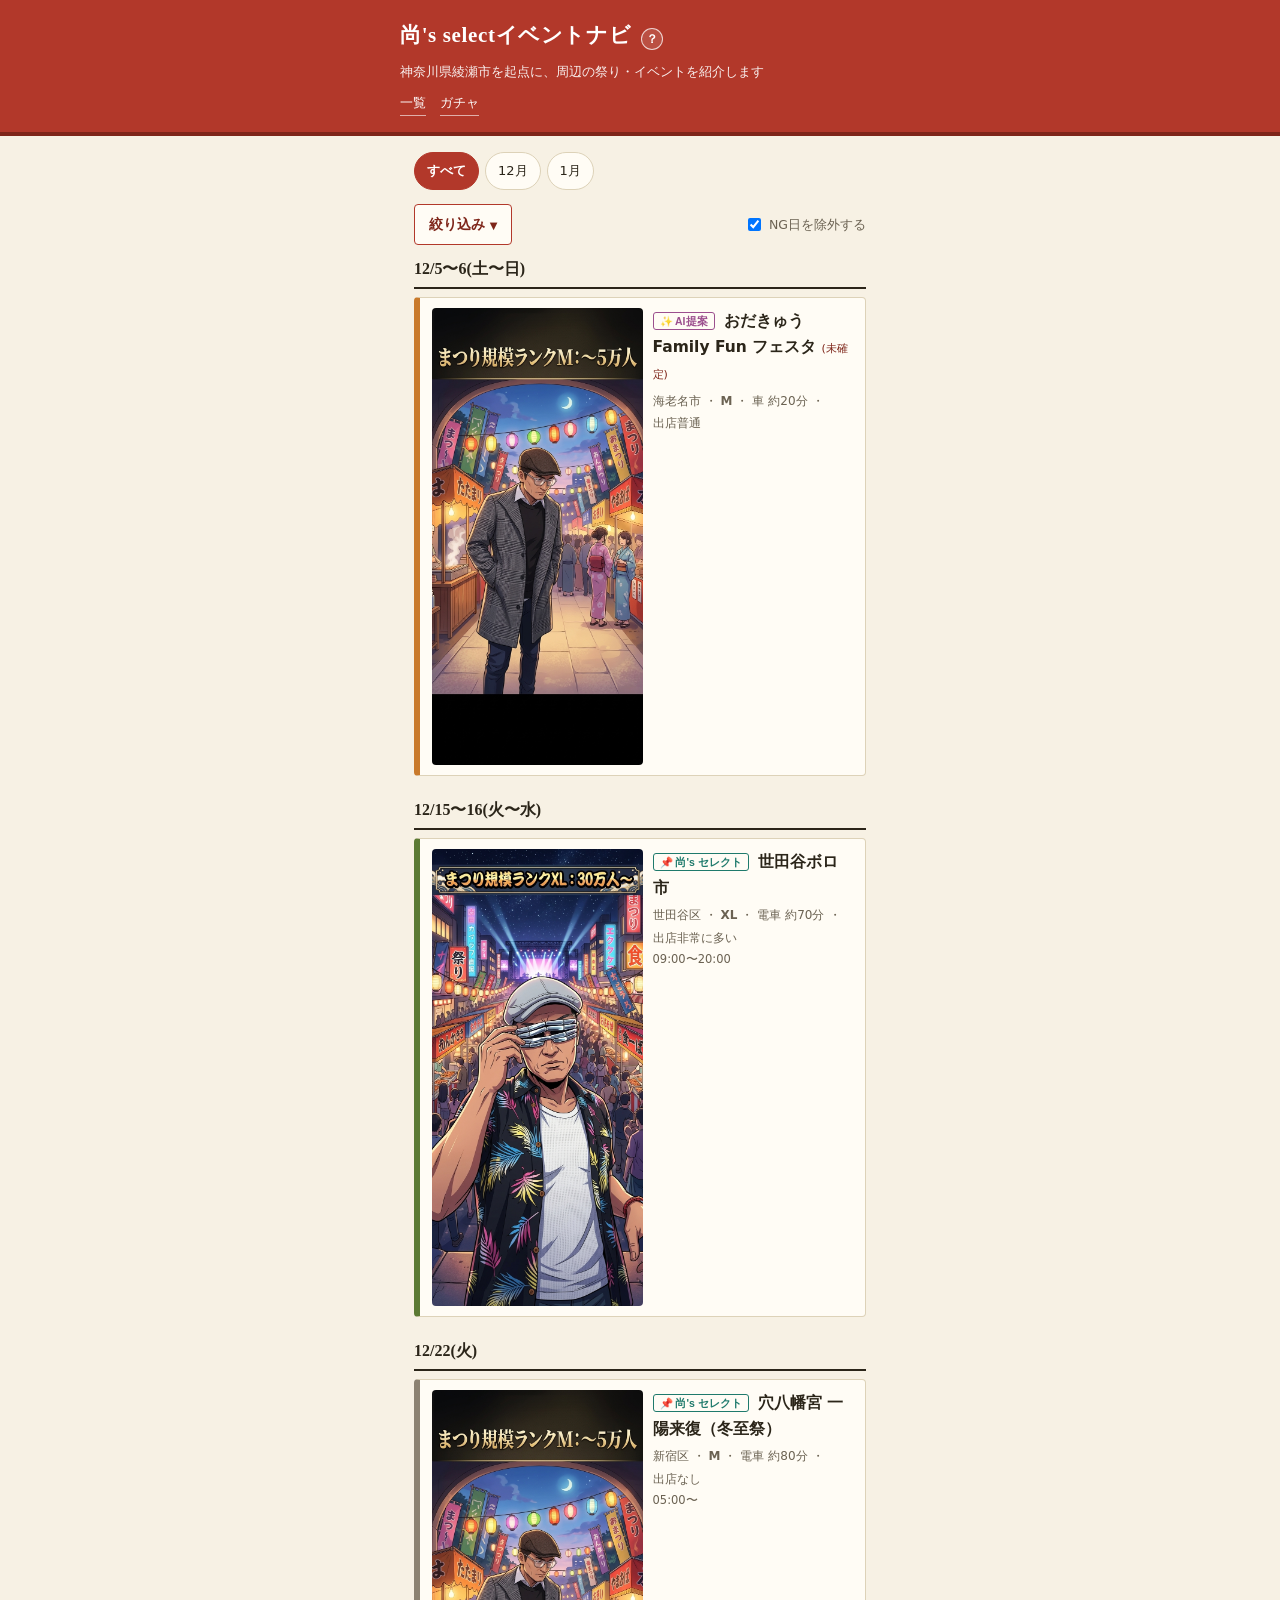
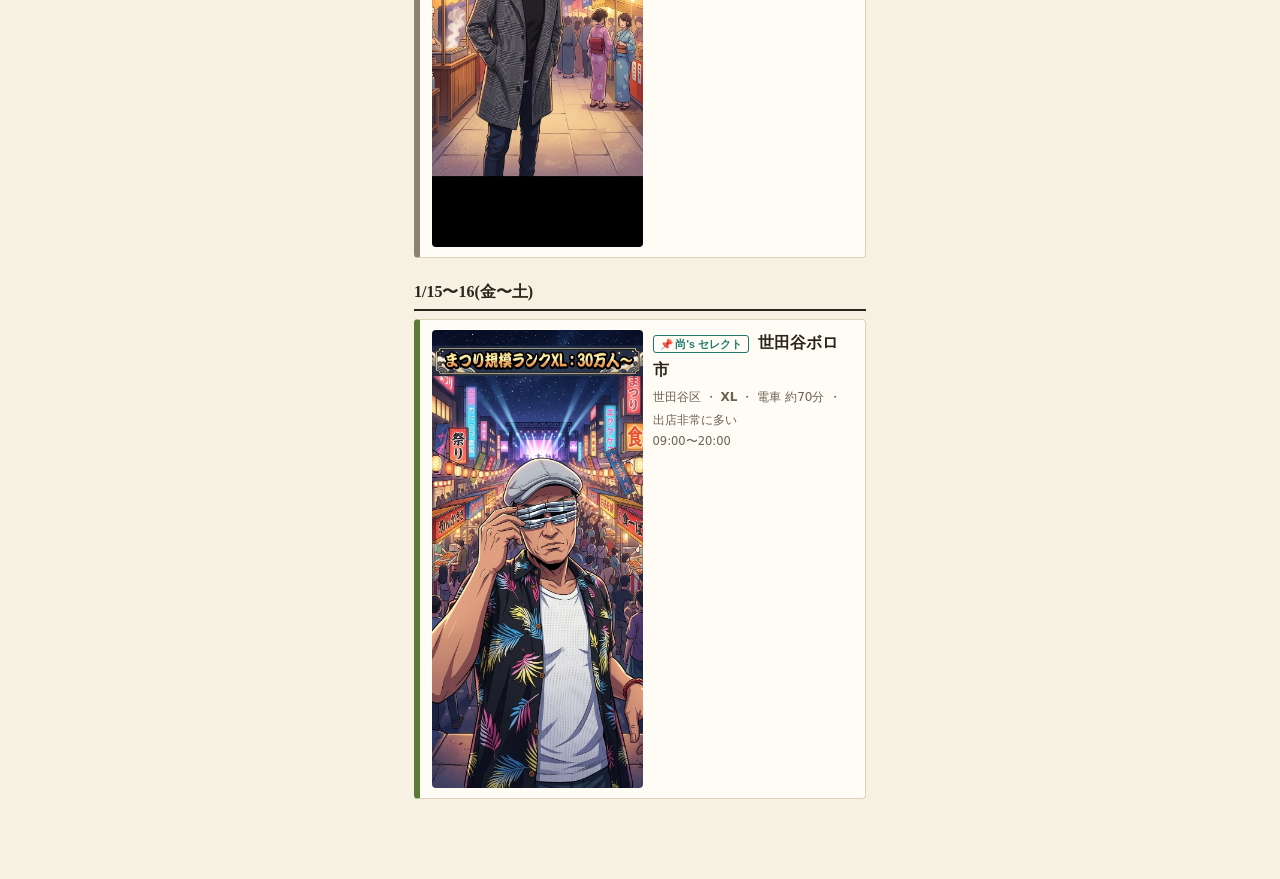
<file: index.html>
<!DOCTYPE html>
<html lang="ja">
<head>
<meta charset="UTF-8">
<meta name="viewport" content="width=device-width, initial-scale=1">
<title>尚's selectイベントナビ</title>
<meta property="og:type" content="website">
<meta property="og:site_name" content="尚's selectイベントナビ">
<meta property="og:title" content="尚's selectイベントナビ">
<meta property="og:description" content="神奈川県綾瀬市を起点に、周辺の祭り・イベントを紹介します">
<meta property="og:url" content="https://wwi195.github.io/matsuri-navi/">
<meta name="twitter:card" content="summary">
<link rel="stylesheet" href="css/style.css">
</head>
<body>
<header class="site-header">
  <div class="wrap">
    <h1>尚's selectイベントナビ<span id="page-help-slot"></span></h1>
    <p class="sub">神奈川県綾瀬市を起点に、周辺の祭り・イベントを紹介します</p>
    <nav class="site-nav">
      <a href="index.html">一覧</a>
      <a href="gacha.html">ガチャ</a>
    </nav>
  </div>
</header>
<div class="wrap">
  <main id="main" aria-live="polite"></main>
</div>
<script src="js/data.js"></script>
<script src="js/storage.js"></script>
<script src="js/access.js"></script>
<script src="js/help.js"></script>
<script src="js/filter.js"></script>
<script src="js/list.js"></script>
  <script src="https://wwi195.github.io/site-analytics/tracker.js?v=1" data-site-id="matsuri-navi"></script>
</body>
</html>
</file>
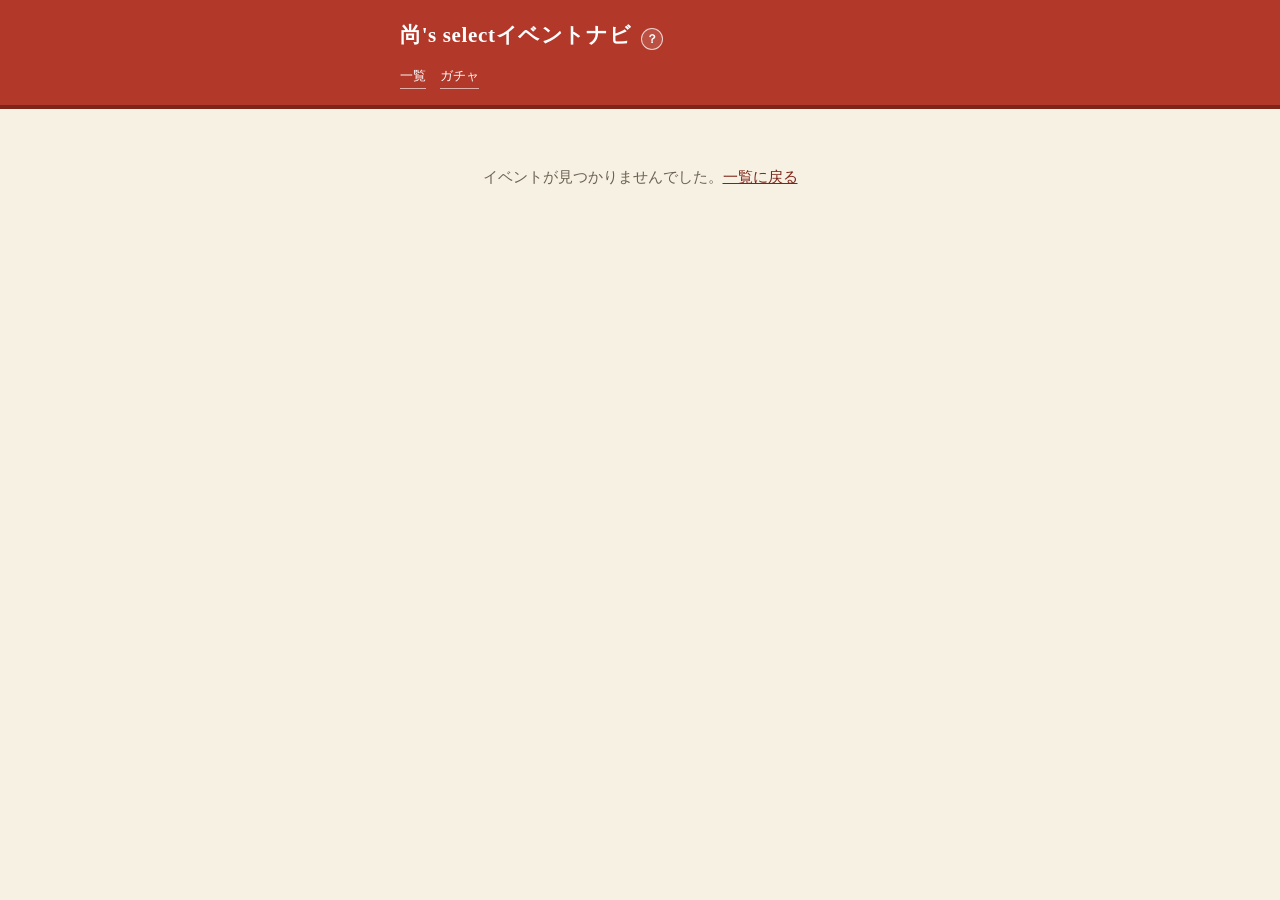
<file: event.html>
<!DOCTYPE html>
<html lang="ja">
<head>
<meta charset="UTF-8">
<meta name="viewport" content="width=device-width, initial-scale=1">
<title>尚's selectイベントナビ</title>
<meta property="og:type" content="website">
<meta property="og:site_name" content="尚's selectイベントナビ">
<meta property="og:title" content="尚's selectイベントナビ">
<meta property="og:description" content="神奈川県綾瀬市を起点に、周辺の祭り・イベントを紹介します">
<meta property="og:url" content="https://wwi195.github.io/matsuri-navi/event.html">
<meta name="twitter:card" content="summary">
<link rel="stylesheet" href="css/style.css">
</head>
<body>
<header class="site-header">
  <div class="wrap">
    <h1>尚's selectイベントナビ<span id="page-help-slot"></span></h1>
    <nav class="site-nav">
      <a href="index.html">一覧</a>
      <a href="gacha.html">ガチャ</a>
    </nav>
  </div>
</header>
<div class="wrap">
  <main id="main" aria-live="polite"></main>
</div>
<script src="js/data.js"></script>
<script src="js/storage.js"></script>
<script src="js/access.js"></script>
<script src="js/help.js"></script>
<script src="js/detail.js"></script>
  <script src="https://wwi195.github.io/site-analytics/tracker.js?v=1" data-site-id="matsuri-navi"></script>
</body>
</html>
</file>
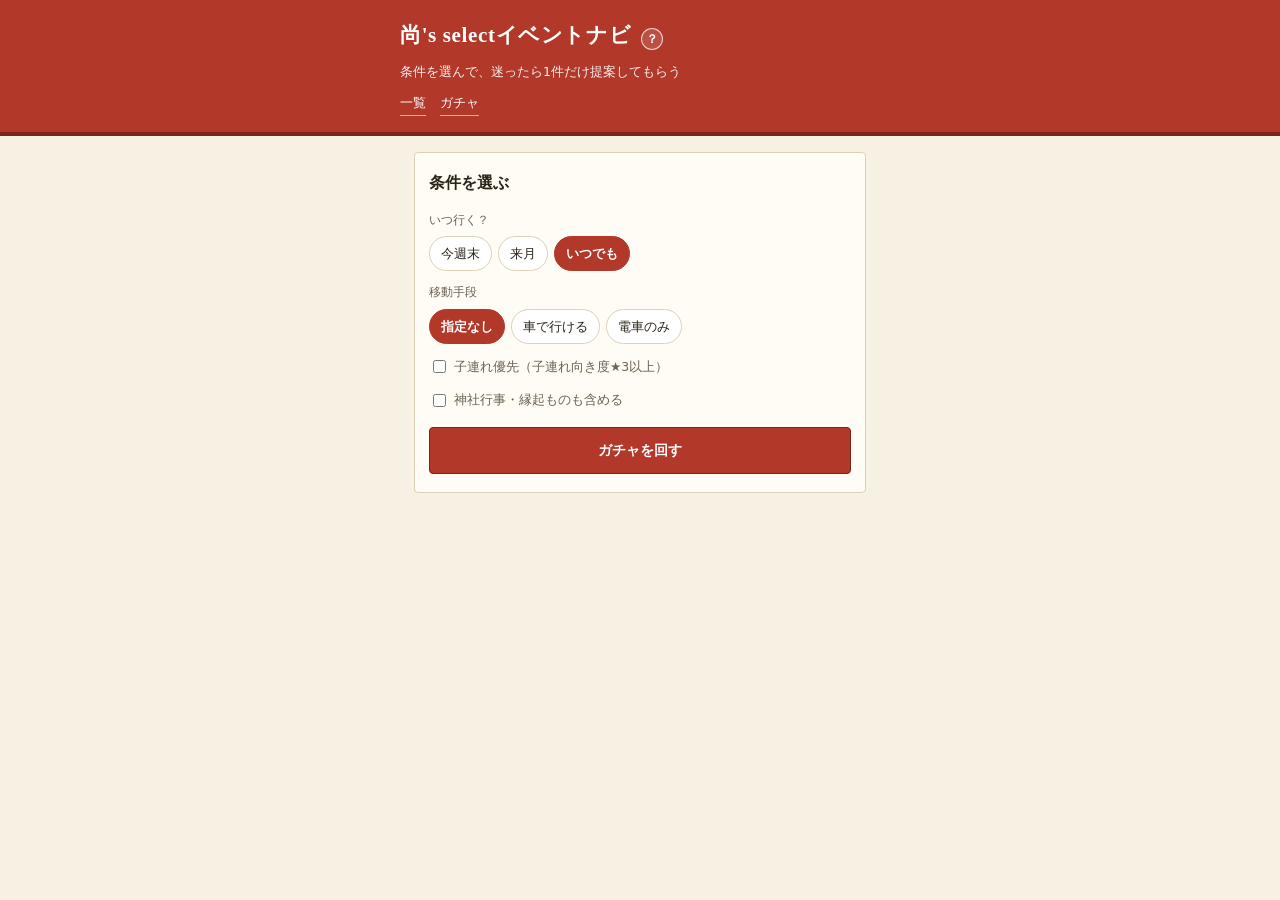
<file: gacha.html>
<!DOCTYPE html>
<html lang="ja">
<head>
<meta charset="UTF-8">
<meta name="viewport" content="width=device-width, initial-scale=1">
<title>尚's selectイベントナビ｜ガチャ</title>
<meta property="og:type" content="website">
<meta property="og:site_name" content="尚's selectイベントナビ">
<meta property="og:title" content="尚's selectイベントナビ｜ガチャ">
<meta property="og:description" content="条件を選んで、迷ったら1件だけ提案してもらう">
<meta property="og:url" content="https://wwi195.github.io/matsuri-navi/gacha.html">
<meta name="twitter:card" content="summary">
<link rel="stylesheet" href="css/style.css">
</head>
<body>
<header class="site-header">
  <div class="wrap">
    <h1>尚's selectイベントナビ<span id="page-help-slot"></span></h1>
    <p class="sub">条件を選んで、迷ったら1件だけ提案してもらう</p>
    <nav class="site-nav">
      <a href="index.html">一覧</a>
      <a href="gacha.html">ガチャ</a>
    </nav>
  </div>
</header>
<div class="wrap">
  <main id="main" aria-live="polite"></main>
</div>
<script src="js/data.js"></script>
<script src="js/storage.js"></script>
<script src="js/access.js"></script>
<script src="js/help.js"></script>
<script src="js/gacha.js"></script>
  <script src="https://wwi195.github.io/site-analytics/tracker.js?v=1" data-site-id="matsuri-navi"></script>
</body>
</html>
</file>
<file: css/style.css>
:root {
  --paper: #F7F1E4;
  --card: #FFFCF5;
  --ink: #2B2519;
  --mute: #6B6252;
  --line: #DDD2B8;
  --brand: #B2382A;
  --brand-dark: #7E2519;

  --c-matsuri: #B2382A;
  --c-hanabi: #2C3E66;
  --c-fes: #C97A2B;
  --c-ichi: #5C7A34;
  --c-illumination: #6E4C8E;
  --c-shrine: #8C8272;

  --source-user: #1F7A6C;
  --source-claude: #9C4F8E;

  --radius: 4px;
}
* { box-sizing: border-box; }
body {
  margin: 0;
  background: var(--paper);
  color: var(--ink);
  font-family: "Hiragino Sans", "BIZ UDPGothic", "Meiryo", system-ui, sans-serif;
  font-size: 15px;
  line-height: 1.7;
  -webkit-text-size-adjust: 100%;
}
h1, h2 { font-family: "Yu Mincho", "Hiragino Mincho ProN", serif; }
a { color: var(--brand-dark); }
.wrap { max-width: 480px; margin: 0 auto; padding: 0 14px 60px; }

/* ヘッダー */
.site-header {
  background: var(--brand);
  color: #fff;
  padding: 18px 14px 16px;
  margin-bottom: 16px;
  border-bottom: 4px solid var(--brand-dark);
}
.site-header .wrap { padding: 0; }
.site-header h1 { margin: 0; font-size: 21px; letter-spacing: .03em; }
.site-header .sub { margin: 6px 0 0; font-size: 12.5px; opacity: .92; }
.site-nav { display: flex; gap: 14px; margin-top: 10px; }
.site-nav a { color: #fff; font-size: 13px; text-decoration: none; border-bottom: 1px solid rgba(255,255,255,.6); padding-bottom: 1px; }

/* ページ説明ヘルプ */
.help-wrap { position: relative; display: inline-block; vertical-align: middle; margin-left: 4px; }
.help-btn {
  display: inline-flex; align-items: center; justify-content: center;
  width: 22px; height: 22px; border-radius: 50%;
  border: 1.5px solid rgba(255,255,255,.75); background: rgba(255,255,255,.12);
  color: #fff; font-size: 12px; font-weight: bold; font-family: "Hiragino Sans", sans-serif;
  cursor: pointer; padding: 0; line-height: 1;
}
.help-btn[aria-expanded="true"] { background: rgba(255,255,255,.3); }
.help-pop {
  position: absolute; top: calc(100% + 8px); left: 0; z-index: 30;
  width: min(280px, 78vw);
  background: var(--card); color: var(--ink);
  border: 1px solid var(--line); border-radius: var(--radius);
  box-shadow: 0 4px 16px rgba(0,0,0,.2);
  padding: 12px 14px; font-size: 12.5px; line-height: 1.7;
  text-align: left; font-weight: normal;
}
.help-pop h3 { margin: 0 0 6px; font-size: 13px; font-family: "Hiragino Sans", sans-serif; }
.help-pop p { margin: 0; }
.help-sep { border: none; border-top: 1px solid var(--line); margin: 10px 0; }
.scale-legend div { display: flex; align-items: center; gap: 6px; margin-bottom: 3px; }
.scale-legend .scale { display: inline-block; width: 26px; text-align: center; font-size: 11px; }
.scale-legend-thumb { width: 28px; height: 38px; object-fit: cover; object-position: top center; border-radius: 3px; flex-shrink: 0; }

.loading, .empty { text-align: center; color: var(--mute); padding: 40px 0; }

/* 月切り替えタブ */
.month-tabs { display: flex; gap: 6px; overflow-x: auto; padding-bottom: 4px; margin-bottom: 10px; }
.month-tab {
  flex: 0 0 auto;
  font: inherit; font-size: 13px; padding: 7px 12px;
  border: 1.5px solid var(--line); border-radius: 999px;
  background: var(--card); color: var(--ink); cursor: pointer; white-space: nowrap;
}
.month-tab.is-active { border-color: var(--brand); background: var(--brand); color: #fff; font-weight: bold; }

/* 絞り込みパネル */
.filter-toggle-row { display: flex; align-items: center; justify-content: space-between; margin-bottom: 10px; gap: 10px; }
.filter-toggle {
  font: inherit; font-size: 13.5px; font-weight: bold; padding: 8px 14px;
  border: 1.5px solid var(--brand); border-radius: var(--radius);
  background: var(--card); color: var(--brand-dark); cursor: pointer;
}
.filter-toggle-arrow { font-size: 10px; display: inline-block; transition: transform .15s; }
.filter-toggle[aria-expanded="true"] .filter-toggle-arrow { transform: rotate(180deg); }
.ng-exclude-toggle { font-size: 12.5px; color: var(--mute); display: flex; align-items: center; gap: 5px; white-space: nowrap; }
.filter-panel {
  background: var(--card); border: 1px solid var(--line); border-radius: var(--radius);
  padding: 12px 12px 4px; margin-bottom: 14px;
}
.frow { margin-bottom: 12px; }
.frow-label { display: block; font-size: 11.5px; color: var(--mute); margin-bottom: 6px; }
.chip-row { display: flex; flex-wrap: wrap; gap: 6px; }
.chip {
  font: inherit; font-size: 12.5px; padding: 6px 11px;
  border: 1.5px solid var(--line); border-radius: 999px;
  background: #fff; color: var(--ink); cursor: pointer;
}
.chip.is-active { border-color: var(--brand); background: var(--brand); color: #fff; font-weight: bold; }

/* 日付グループ */
.date-group { margin-bottom: 20px; }
.date-group-header {
  font-size: 16px;
  margin: 0 0 8px;
  padding-bottom: 4px;
  border-bottom: 2px solid var(--ink);
  display: flex;
  align-items: baseline;
  gap: 8px;
}
.group-count { font-size: 11.5px; color: var(--mute); font-family: "Hiragino Sans", sans-serif; font-weight: normal; }
.date-group-cards { display: flex; flex-direction: column; gap: 8px; }

/* イベントカード（一覧） */
.event-card {
  display: flex;
  align-items: stretch;
  gap: 10px;
  background: var(--card);
  border: 1px solid var(--line);
  border-left: 6px solid var(--c-matsuri);
  border-radius: var(--radius);
  padding: 10px 12px;
  text-decoration: none;
  color: var(--ink);
  position: relative;
  min-height: 150px;
}
.event-card-thumb {
  width: 50%;
  max-width: 220px;
  height: auto;
  align-self: stretch;
  object-fit: cover;
  object-position: top center;
  border-radius: var(--radius);
  flex-shrink: 0;
  order: -1;
}
.event-card.cat-hanabi { border-left-color: var(--c-hanabi); }
.event-card.cat-fes { border-left-color: var(--c-fes); }
.event-card.cat-ichi { border-left-color: var(--c-ichi); }
.event-card.cat-illumination { border-left-color: var(--c-illumination); }
.event-card.cat-shrine { border-left-color: var(--c-shrine); }
.event-card.is-blocked { opacity: .55; }

.event-card-main { flex: 1; min-width: 0; }
.event-card-name { font-size: 15.5px; font-weight: bold; }
.date-tag { font-size: 11px; color: var(--brand-dark); font-weight: normal; }
.event-card-meta { margin-top: 4px; font-size: 12px; color: var(--mute); display: flex; flex-wrap: wrap; gap: 2px 0; }
.event-card-meta .dot { margin: 0 4px; }
.event-card-time { margin-top: 2px; font-size: 11.5px; color: var(--mute); }

.scale { font-weight: bold; }

.source-badge {
  display: inline-block;
  font-family: "Hiragino Sans", sans-serif;
  font-size: 10.5px;
  font-weight: bold;
  line-height: 1.4;
  padding: 1px 6px;
  border-radius: 3px;
  border: 1.3px solid;
  background: transparent;
  white-space: nowrap;
  vertical-align: middle;
  margin-right: 4px;
}
.source-badge.source-user { color: var(--source-user); border-color: var(--source-user); }
.source-badge.source-claude { color: var(--source-claude); border-color: var(--source-claude); }
.source-badge-lg {
  display: inline-block;
  margin-bottom: 6px;
  font-size: 12.5px;
  padding: 3px 9px;
}
.ng-badge {
  position: absolute;
  top: 8px;
  right: 8px;
  z-index: 2;
  font-size: 11px;
  color: #fff;
  background: var(--mute);
  border-radius: 3px;
  padding: 2px 6px;
  white-space: nowrap;
}
.ng-badge-large { position: static; display: inline-block; margin-top: 6px; font-size: 12px; }
.visited-badge {
  position: absolute;
  top: 8px;
  right: 8px;
  z-index: 2;
  font-size: 11px;
  color: #fff;
  background: var(--c-ichi);
  border-radius: 3px;
  padding: 2px 6px;
  white-space: nowrap;
}

/* 詳細画面 */
.back-link { display: inline-block; margin: 4px 0 12px; font-size: 13px; text-decoration: none; }
.detail { background: var(--card); border: 1px solid var(--line); border-top: 6px solid var(--c-matsuri); border-radius: var(--radius); padding: 18px 16px 20px; }
.detail.cat-hanabi { border-top-color: var(--c-hanabi); }
.detail.cat-fes { border-top-color: var(--c-fes); }
.detail.cat-ichi { border-top-color: var(--c-ichi); }
.detail.cat-illumination { border-top-color: var(--c-illumination); }
.detail.cat-shrine { border-top-color: var(--c-shrine); }

.detail-header { margin-bottom: 6px; }
.detail-title { margin: 0; font-size: 21px; line-height: 1.4; }
.detail-date { margin-top: 6px; font-size: 15px; font-weight: bold; color: var(--brand-dark); }
.detail-recurrence { font-size: 12px; color: var(--mute); margin-top: 2px; }
.visited-note { font-size: 12px; color: var(--c-ichi); font-weight: bold; margin-top: 4px; }
.btn-visited {
  display: block; margin-top: 10px; font: inherit; font-size: 13.5px; font-weight: bold;
  padding: 9px 14px; min-height: 40px; border-radius: var(--radius);
  border: 1.5px solid var(--line); background: var(--card); color: var(--ink); cursor: pointer;
}
.btn-visited.is-visited { border-color: var(--c-ichi); background: var(--c-ichi); color: #fff; }

.detail-section { margin-top: 18px; padding-top: 14px; border-top: 1px solid var(--line); }
.detail-section h2 { font-size: 15px; margin: 0 0 8px; }
.overview { margin: 0; }
.detail-row { font-size: 14px; margin-bottom: 4px; }
.detail-note { font-size: 13px; color: var(--mute); margin: 4px 0 0; }
.scale-section-body { display: flex; gap: 12px; align-items: flex-start; }
.scale-thumb { width: 88px; height: 118px; object-fit: cover; object-position: top center; border-radius: var(--radius); flex-shrink: 0; }
.scale-section-text { flex: 1; min-width: 0; }
.kid-score { color: var(--brand); letter-spacing: 1px; }

.access-block { display: flex; flex-direction: column; gap: 10px; }
.access-box { border: 1px solid var(--line); border-radius: var(--radius); padding: 10px 12px; background: #FFFEFA; }
.access-box.is-recommend { border-color: var(--brand); background: #FBF0EA; }
.access-box-title { font-weight: bold; font-size: 13.5px; margin-bottom: 4px; display: flex; align-items: center; gap: 6px; }
.badge-recommend { font-size: 10.5px; background: var(--brand); color: #fff; border-radius: 3px; padding: 1px 6px; }
.access-row { font-size: 13px; margin-bottom: 2px; }
.access-note { font-size: 12px; color: var(--mute); margin-top: 2px; }
.map-link { display: inline-block; margin-top: 6px; font-size: 12.5px; }

.detail-section-vendor summary { cursor: pointer; font-size: 14px; font-weight: bold; }
.detail-section-todo .todo-list { font-size: 12.5px; color: var(--mute); }

.nearby-list { list-style: none; margin: 0; padding: 0; display: flex; flex-direction: column; gap: 6px; }
.nearby-list a { display: flex; gap: 8px; text-decoration: none; color: var(--ink); font-size: 13.5px; }
.nearby-date { color: var(--brand-dark); font-weight: bold; white-space: nowrap; }
.nearby-name { flex: 1; }

/* ガチャ画面 */
.card-step { background: var(--card); border: 1px solid var(--line); border-radius: var(--radius); padding: 16px 14px 18px; }
.card-step h2 { margin: 0 0 14px; font-size: 16px; }
.btn-row { display: flex; gap: 10px; margin-top: 16px; }
.btn-ghost, .btn-gacha {
  flex: 1; font: inherit; font-size: 14px; font-weight: bold; padding: 11px 14px;
  border-radius: var(--radius); cursor: pointer; min-height: 44px;
}
.btn-ghost { background: var(--card); color: var(--ink); border: 1.5px solid var(--line); }
.btn-gacha { background: var(--brand); color: #fff; border: 1.5px solid var(--brand-dark); }

.spin-view { text-align: center; padding: 40px 14px; }
.spin-icon { font-size: 48px; display: inline-block; animation: gacha-spin 1s linear infinite; }
.spin-view p { margin-top: 12px; color: var(--mute); font-size: 13.5px; }
@keyframes gacha-spin {
  0%, 100% { transform: rotate(-12deg); }
  50% { transform: rotate(12deg); }
}
@media (prefers-reduced-motion: reduce) {
  .spin-icon { animation: none; }
}

.gacha-result { border-left: 6px solid var(--c-matsuri); padding-left: 12px; margin-bottom: 4px; }
.gacha-result > .source-badge { margin-bottom: 6px; }
.gacha-result.cat-hanabi { border-left-color: var(--c-hanabi); }
.gacha-result.cat-fes { border-left-color: var(--c-fes); }
.gacha-result.cat-ichi { border-left-color: var(--c-ichi); }
.gacha-result.cat-illumination { border-left-color: var(--c-illumination); }
.gacha-result.cat-shrine { border-left-color: var(--c-shrine); }
.gacha-result-date { font-size: 14px; font-weight: bold; color: var(--brand-dark); }
.gacha-result-name { margin: 4px 0 6px; font-size: 19px; }
.gacha-result-summary { margin: 0 0 8px; font-size: 13.5px; color: var(--mute); }
.gacha-result-meta { font-size: 12px; color: var(--mute); margin-bottom: 10px; display: flex; flex-wrap: wrap; gap: 2px 0; }
.gacha-result-meta .dot { margin: 0 4px; }
.btn-detail {
  display: block; text-align: center; margin-top: 12px; padding: 11px 14px;
  border-radius: var(--radius); background: var(--ink); color: #fff; text-decoration: none;
  font-weight: bold; font-size: 14px; min-height: 44px; line-height: 22px;
}

.suggest-list { margin: 0; padding-left: 1.2em; font-size: 13.5px; color: var(--mute); }
.suggest-list li { margin-bottom: 4px; }
.suggest-list b { color: var(--ink); }

@media (max-width: 360px) {
  .event-card-meta { font-size: 11.5px; }
}
</file>
